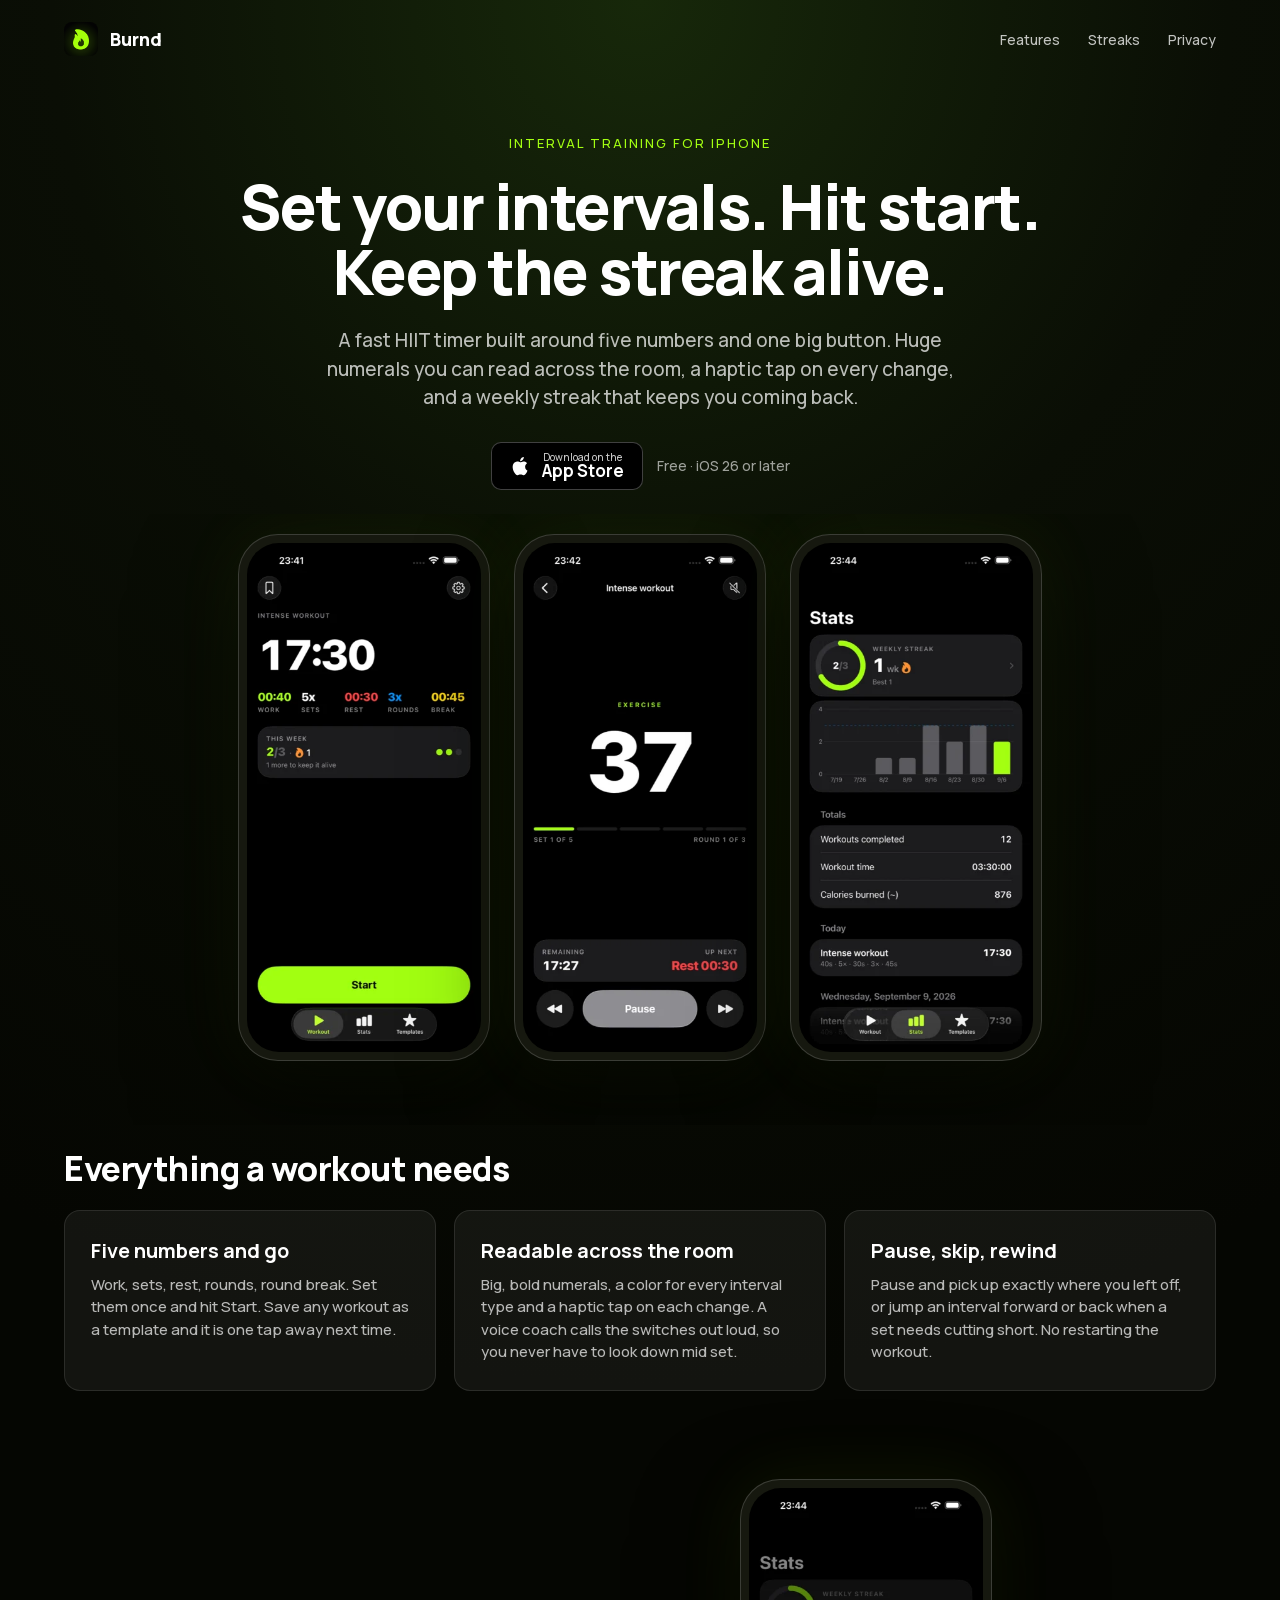
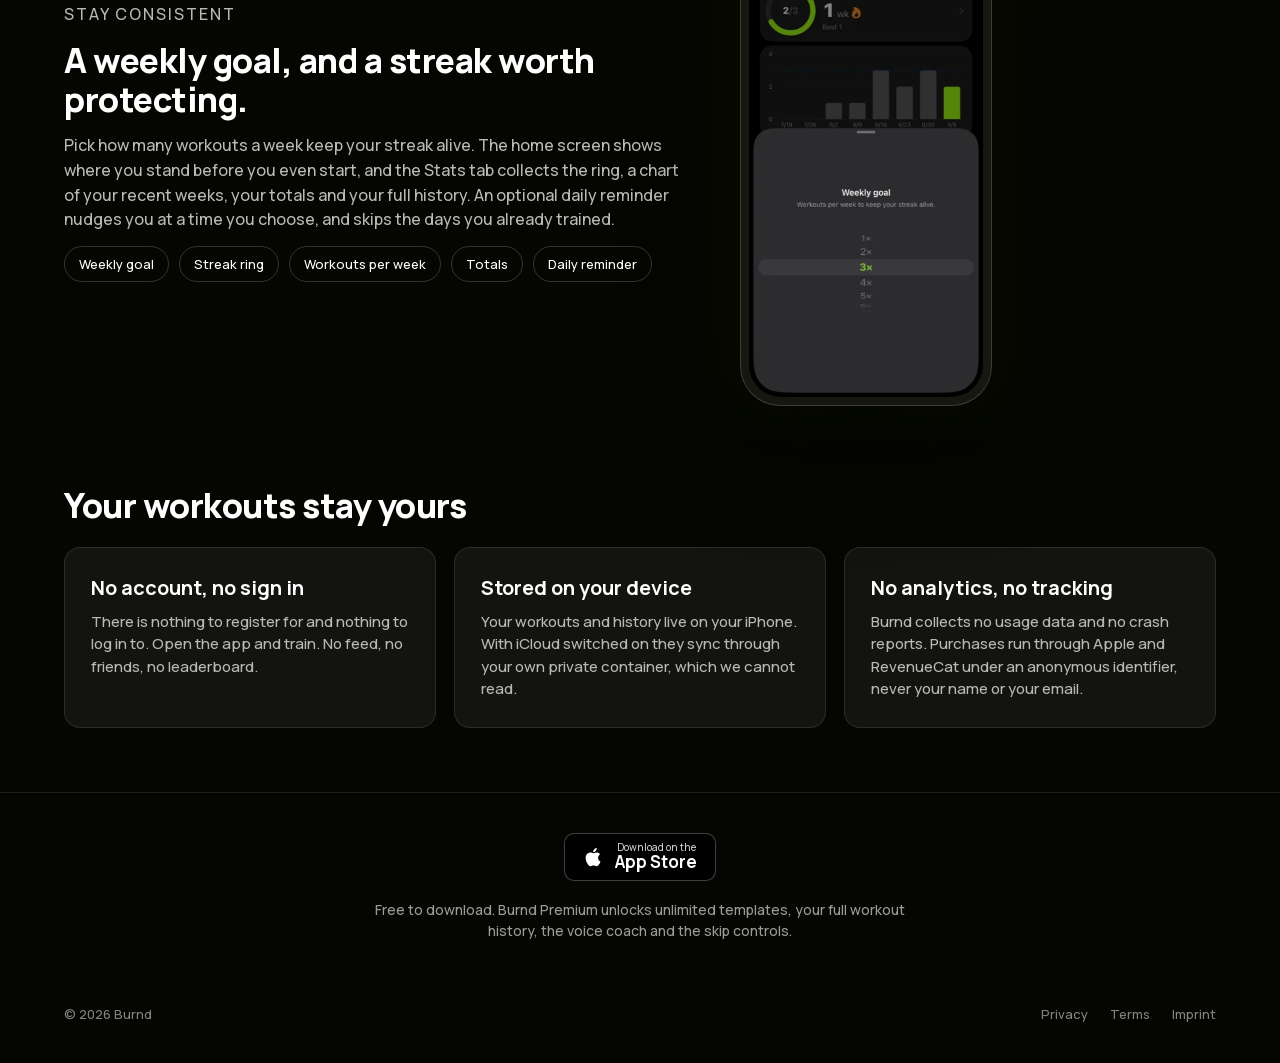
<file: index.html>
<!doctype html>
<html lang="en">
<head>
  <meta charset="utf-8">
  <meta name="viewport" content="width=device-width, initial-scale=1">
  <title>Burnd: the interval timer for iPhone</title>
  <meta name="description" content="A fast HIIT timer for iPhone built around five numbers and one big button. Huge numerals, haptics on every interval change, workout templates and a weekly streak that keeps you coming back.">
  <link rel="icon" type="image/png" href="assets/favicon.png?v=1">
  <link rel="apple-touch-icon" href="assets/icon.png?v=1">
  <link rel="preload" href="assets/manrope-latin.woff2" as="font" type="font/woff2" crossorigin>
  <!-- inlined from styles.css, run build.sh after editing it -->
  <style>
@font-face {
  font-family: Manrope;
  font-style: normal;
  font-weight: 500 800;
  font-display: swap;
  src: url(assets/manrope-latin.woff2) format('woff2');
}

:root {
  --accent: #a3ff12;
  --accent-hover: #6ebf00;
  --stage: radial-gradient(100% 52% at 50% 0%, #17280a 0%, #0a0e05 46%, #050602 100%);
  --ground: #050602;
  --card-bg: rgba(255, 255, 255, 0.06);
  --card-border: rgba(255, 255, 255, 0.1);
  --line: rgba(255, 255, 255, 0.1);
  --text: #fff;
  --text-soft: rgba(255, 255, 255, 0.72);
  --text-dim: rgba(255, 255, 255, 0.55);
  --text-faint: rgba(255, 255, 255, 0.5);
  --shadow: 0 40px 100px rgba(0, 0, 0, 0.6);
  --gutter: 64px;
}

* { box-sizing: border-box; }

html { scroll-behavior: smooth; }

body {
  margin: 0;
  font-family: Manrope, -apple-system, "Helvetica Neue", sans-serif;
  font-weight: 500;
  -webkit-font-smoothing: antialiased;
  color: var(--text);
  background: var(--ground);
}

a { color: var(--accent); text-decoration: none; }
a:hover { color: var(--accent-hover); }

h1, h2, h3, p { margin: 0; }

.stage {
  background: var(--stage);
  min-height: 100vh;
}

.wrap {
  max-width: 1280px;
  margin: 0 auto;
  padding-inline: var(--gutter);
}

.nav {
  display: flex;
  align-items: center;
  justify-content: space-between;
  padding-block: 22px;
}

.brand {
  display: flex;
  align-items: center;
  gap: 12px;
  color: var(--text);
  font-weight: 800;
  font-size: 18px;
}
.brand:hover { color: var(--text); }
.brand img { width: 34px; height: 34px; border-radius: 8px; }

.nav-links {
  display: flex;
  gap: 28px;
  font-size: 14px;
}
.nav-links a { color: rgba(255, 255, 255, 0.75); }
.nav-links a:hover { color: var(--text); }

.hero {
  display: flex;
  flex-direction: column;
  align-items: center;
  gap: 22px;
  padding-block: 56px 24px;
  text-align: center;
}

.eyebrow {
  font-size: 13px;
  letter-spacing: 2px;
  text-transform: uppercase;
  color: var(--accent);
}

.hero h1 {
  font-size: clamp(36px, 6vw, 62px);
  line-height: 1.05;
  font-weight: 800;
  letter-spacing: -1.5px;
  max-width: 900px;
}

.lead {
  font-size: 19px;
  line-height: 1.5;
  color: var(--text-soft);
  max-width: 640px;
}

.cta {
  display: flex;
  gap: 14px;
  align-items: center;
  flex-wrap: wrap;
  justify-content: center;
  margin-top: 8px;
}
.cta-note { font-size: 14px; color: rgba(255, 255, 255, 0.6); }

.store-badge {
  display: inline-flex;
  align-items: center;
  gap: 10px;
  height: 48px;
  padding: 0 18px;
  border-radius: 10px;
  background: #000;
  color: var(--text);
  border: 1px solid rgba(255, 255, 255, 0.25);
}
.store-badge:hover { color: var(--text); border-color: rgba(255, 255, 255, 0.5); }
.store-badge div { display: flex; flex-direction: column; line-height: 1.05; }
.store-badge small { font-size: 10px; opacity: 0.8; }
.store-badge strong { font-size: 17px; font-weight: 700; }

.phone {
  flex: 0 0 auto;
  width: 252px;
  padding: 8px;
  border-radius: 40px;
  background: #16180f;
  border: 1px solid rgba(255, 255, 255, 0.16);
  box-shadow: var(--shadow), 0 0 70px rgba(163, 255, 18, 0.07);
}
.phone img {
  display: block;
  width: 100%;
  height: auto;
  border-radius: 32px;
}

.shots {
  display: flex;
  justify-content: safe center;
  gap: 24px;
  overflow-x: auto;
  scroll-snap-type: x mandatory;
  padding-block: 20px 64px;
}
.shots .phone { scroll-snap-align: center; }

.section {
  display: flex;
  flex-direction: column;
  gap: 22px;
  padding-block: 24px 64px;
}
.section h2, .spotlight h2 {
  font-size: 34px;
  font-weight: 800;
  letter-spacing: -0.5px;
  line-height: 1.15;
}
.section-intro {
  font-size: 16px;
  line-height: 1.5;
  color: var(--text-soft);
  max-width: 720px;
}

.cards {
  display: grid;
  grid-template-columns: repeat(3, minmax(0, 1fr));
  gap: 18px;
}
.card {
  display: flex;
  flex-direction: column;
  gap: 10px;
  padding: 26px;
  border-radius: 16px;
  background: var(--card-bg);
  border: 1px solid var(--card-border);
}
.card h3 { font-size: 20px; font-weight: 700; }
.card p { font-size: 15px; line-height: 1.5; color: rgba(255, 255, 255, 0.7); }

.spotlight {
  display: flex;
  gap: 56px;
  align-items: center;
  padding-block: 24px 56px;
}
.spotlight-text {
  display: flex;
  flex-direction: column;
  gap: 14px;
  max-width: 620px;
}
.spotlight-text p { font-size: 16px; line-height: 1.55; color: var(--text-soft); }

.pills { display: flex; gap: 10px; flex-wrap: wrap; }
.pills span {
  padding: 8px 14px;
  border-radius: 999px;
  border: 1px solid rgba(255, 255, 255, 0.18);
  font-size: 13px;
}

.closing {
  display: flex;
  flex-direction: column;
  align-items: center;
  gap: 18px;
  padding-block: 40px 64px;
  text-align: center;
  border-top: 1px solid var(--line);
}
.closing .cta-note { max-width: 560px; line-height: 1.5; }

.footer {
  display: flex;
  justify-content: space-between;
  align-items: center;
  gap: 16px;
  flex-wrap: wrap;
  padding-bottom: 40px;
  font-size: 13px;
  color: var(--text-faint);
}
.footer nav { display: flex; gap: 22px; }
.footer a { color: var(--text-faint); }
.footer a:hover { color: var(--text); }

.legal {
  max-width: 680px;
  margin: 0 auto;
  padding-block: 40px 80px;
  font-size: 16px;
  line-height: 1.6;
  color: var(--text-soft);
}
.legal h1 { font-size: 38px; line-height: 1.1; letter-spacing: -1px; color: var(--text); margin-bottom: 8px; }
.legal h2 { font-size: 22px; font-weight: 700; color: var(--text); margin-top: 36px; margin-bottom: 8px; }
.legal p { margin-bottom: 14px; }
.legal ul { margin: 0 0 14px; padding-left: 22px; }
.legal li { margin-bottom: 6px; }
.legal .updated { font-size: 14px; color: var(--text-dim); }
.legal .back { display: inline-block; margin-top: 32px; }

@media (max-width: 900px) {
  :root { --gutter: 32px; }
  .cards { grid-template-columns: 1fr; }
  .spotlight { flex-direction: column; align-items: flex-start; gap: 32px; }
  .spotlight .phone { align-self: center; }
}

@media (max-width: 720px) {
  .nav-links { display: none; }
}

@media (max-width: 600px) {
  :root { --gutter: 20px; }
  .hero { padding-top: 32px; }
  .hero h1 { letter-spacing: -1px; }
  .lead { font-size: 17px; }
  .section h2, .spotlight h2 { font-size: 28px; }
  .phone { width: 228px; border-radius: 34px; }
  .phone img { border-radius: 27px; }
  .shots { gap: 16px; padding-bottom: 48px; }
}
  </style>
  <!-- end styles.css -->
</head>
<body>
<svg width="0" height="0" style="position:absolute" aria-hidden="true">
  <symbol id="apple" viewBox="0 0 24 24"><path fill="#fff" d="M16.5 12.6c0-2.4 2-3.6 2.1-3.7-1.2-1.7-3-1.9-3.6-1.9-1.5-.2-3 .9-3.8.9-.8 0-2-.9-3.3-.8-1.7 0-3.2 1-4.1 2.5-1.8 3.1-.5 7.6 1.3 10.1.8 1.2 1.8 2.6 3.1 2.5 1.3 0 1.7-.8 3.3-.8 1.5 0 2 .8 3.3.8 1.4 0 2.2-1.2 3-2.5.9-1.4 1.3-2.7 1.3-2.8 0 0-2.6-1-2.6-3.9zM14 5.3c.7-.8 1.1-2 1-3.1-1 0-2.2.7-2.9 1.5-.6.7-1.2 1.9-1 3 1.1.1 2.2-.6 2.9-1.4z"/></symbol>
</svg>

<div class="stage">
  <header class="wrap nav">
    <a class="brand" href="#"><img src="assets/icon.png?v=1" alt="" width="34" height="34">Burnd</a>
    <nav class="nav-links">
      <a href="#features">Features</a>
      <a href="#streaks">Streaks</a>
      <a href="#privacy">Privacy</a>
    </nav>
  </header>

  <main>
    <section class="wrap hero">
      <p class="eyebrow">Interval training for iPhone</p>
      <h1>Set your intervals. Hit start. Keep the streak alive.</h1>
      <p class="lead">A fast HIIT timer built around five numbers and one big button. Huge numerals you can read across the room, a haptic tap on every change, and a weekly streak that keeps you coming back.</p>
      <div class="cta">
        <!-- TODO before launch: replace this hand drawn badge with Apple's official "Download on the App Store" badge asset. -->
        <a class="store-badge" href="https://apps.apple.com/app/id1515030728">
          <svg width="22" height="22" aria-hidden="true"><use href="#apple"/></svg>
          <div><small>Download on the</small><strong>App Store</strong></div>
        </a>
        <span class="cta-note">Free · iOS 26 or later</span>
      </div>
    </section>

    <div class="wrap shots">
      <div class="phone"><img src="assets/shot-workout-552.webp"
             srcset="assets/shot-workout-372.webp 372w, assets/shot-workout-552.webp 552w"
             sizes="(max-width: 600px) 212px, 236px" alt="The Burnd home screen showing a workout built from work, sets, rest, rounds and break, with this week's streak progress" width="552" height="1200"></div>
      <div class="phone"><img src="assets/shot-timer-552.webp"
             srcset="assets/shot-timer-372.webp 372w, assets/shot-timer-552.webp 552w"
             sizes="(max-width: 600px) 212px, 236px" alt="A running workout in Burnd with a large countdown, the current set and round, and the interval coming up next" width="552" height="1200" loading="lazy"></div>
      <div class="phone"><img src="assets/shot-stats-552.webp"
             srcset="assets/shot-stats-372.webp 372w, assets/shot-stats-552.webp 552w"
             sizes="(max-width: 600px) 212px, 236px" alt="The Burnd stats tab with a weekly streak ring, a workouts per week chart, totals and workout history" width="552" height="1200" loading="lazy"></div>
    </div>

    <section id="features" class="wrap section">
      <h2>Everything a workout needs</h2>
      <div class="cards">
        <article class="card">
          <h3>Five numbers and go</h3>
          <p>Work, sets, rest, rounds, round break. Set them once and hit Start. Save any workout as a template and it is one tap away next time.</p>
        </article>
        <article class="card">
          <h3>Readable across the room</h3>
          <p>Big, bold numerals, a color for every interval type and a haptic tap on each change. A voice coach calls the switches out loud, so you never have to look down mid set.</p>
        </article>
        <article class="card">
          <h3>Pause, skip, rewind</h3>
          <p>Pause and pick up exactly where you left off, or jump an interval forward or back when a set needs cutting short. No restarting the workout.</p>
        </article>
      </div>
    </section>

    <section id="streaks" class="wrap spotlight">
      <div class="spotlight-text">
        <p class="eyebrow">Stay consistent</p>
        <h2>A weekly goal, and a streak worth protecting.</h2>
        <p>Pick how many workouts a week keep your streak alive. The home screen shows where you stand before you even start, and the Stats tab collects the ring, a chart of your recent weeks, your totals and your full history. An optional daily reminder nudges you at a time you choose, and skips the days you already trained.</p>
        <div class="pills"><span>Weekly goal</span><span>Streak ring</span><span>Workouts per week</span><span>Totals</span><span>Daily reminder</span></div>
      </div>
      <div class="phone"><img src="assets/shot-goal-552.webp"
             srcset="assets/shot-goal-372.webp 372w, assets/shot-goal-552.webp 552w"
             sizes="(max-width: 600px) 212px, 236px" alt="Choosing a weekly goal of three workouts in Burnd" width="552" height="1200" loading="lazy"></div>
    </section>

    <section id="privacy" class="wrap section">
      <h2>Your workouts stay yours</h2>
      <div class="cards">
        <article class="card">
          <h3>No account, no sign in</h3>
          <p>There is nothing to register for and nothing to log in to. Open the app and train. No feed, no friends, no leaderboard.</p>
        </article>
        <article class="card">
          <h3>Stored on your device</h3>
          <p>Your workouts and history live on your iPhone. With iCloud switched on they sync through your own private container, which we cannot read.</p>
        </article>
        <article class="card">
          <h3>No analytics, no tracking</h3>
          <p>Burnd collects no usage data and no crash reports. Purchases run through Apple and RevenueCat under an anonymous identifier, never your name or your email.</p>
        </article>
      </div>
    </section>

    <section class="wrap closing">
      <!-- TODO before launch: replace this hand drawn badge with Apple's official "Download on the App Store" badge asset. -->
      <a class="store-badge" href="https://apps.apple.com/app/id1515030728">
        <svg width="22" height="22" aria-hidden="true"><use href="#apple"/></svg>
        <div><small>Download on the</small><strong>App Store</strong></div>
      </a>
      <span class="cta-note">Free to download. Burnd Premium unlocks unlimited templates, your full workout history, the voice coach and the skip controls.</span>
    </section>
  </main>

  <footer class="wrap footer">
    <span>© 2026 Burnd</span>
    <nav>
      <a href="privacy.html">Privacy</a>
      <a href="terms.html">Terms</a>
      <a href="imprint.html">Imprint</a>
    </nav>
  </footer>
</div>
</body>
</html>
</file>
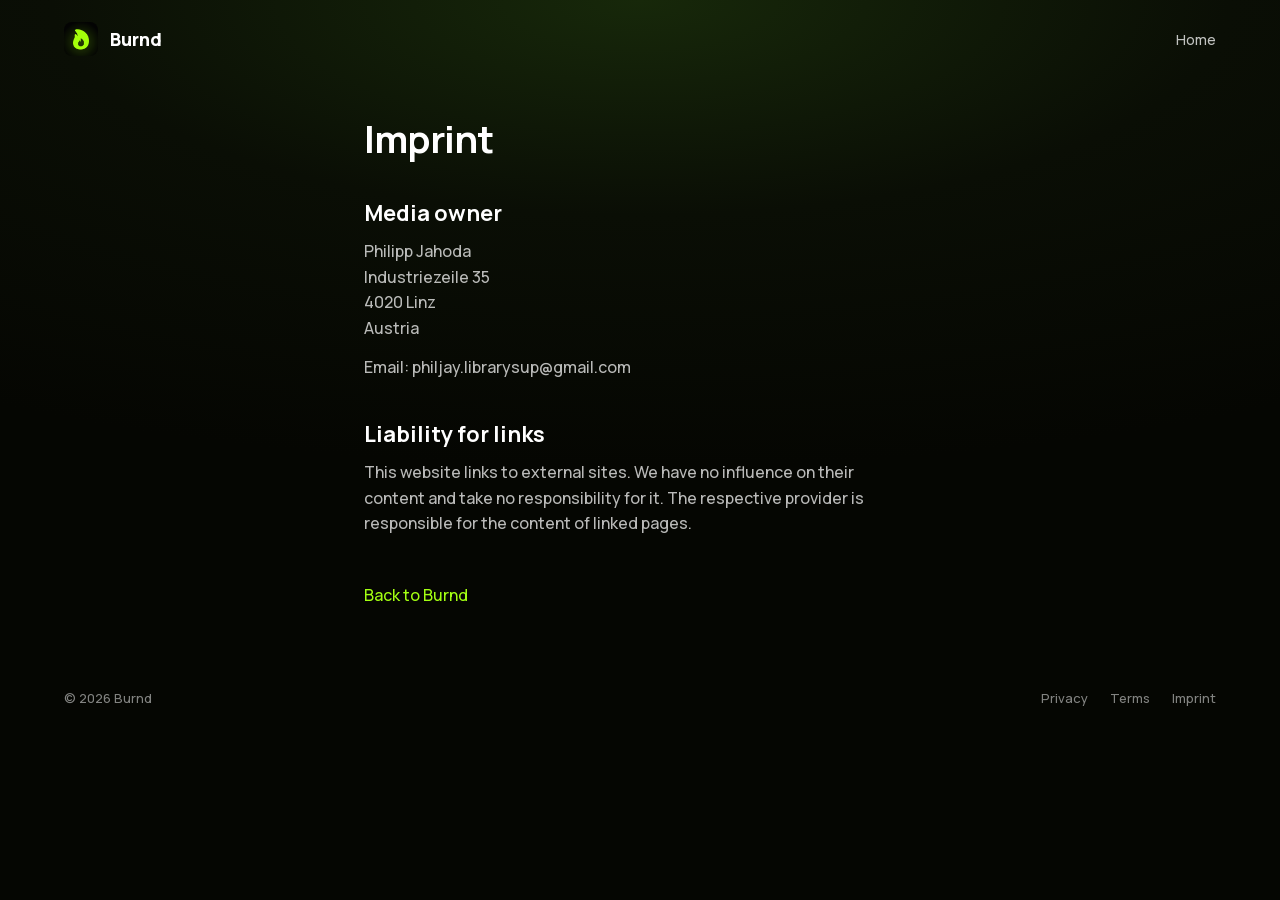
<file: imprint.html>
<!doctype html>
<html lang="en">
<head>
  <meta charset="utf-8">
  <meta name="viewport" content="width=device-width, initial-scale=1">
  <title>Imprint · Burnd</title>
  <meta name="robots" content="noindex">
  <link rel="icon" type="image/png" href="assets/favicon.png">
  <link rel="preload" href="assets/manrope-latin.woff2" as="font" type="font/woff2" crossorigin>
  <!-- inlined from styles.css, run build.sh after editing it -->
  <style>
@font-face {
  font-family: Manrope;
  font-style: normal;
  font-weight: 500 800;
  font-display: swap;
  src: url(assets/manrope-latin.woff2) format('woff2');
}

:root {
  --accent: #a3ff12;
  --accent-hover: #6ebf00;
  --stage: radial-gradient(100% 52% at 50% 0%, #17280a 0%, #0a0e05 46%, #050602 100%);
  --ground: #050602;
  --card-bg: rgba(255, 255, 255, 0.06);
  --card-border: rgba(255, 255, 255, 0.1);
  --line: rgba(255, 255, 255, 0.1);
  --text: #fff;
  --text-soft: rgba(255, 255, 255, 0.72);
  --text-dim: rgba(255, 255, 255, 0.55);
  --text-faint: rgba(255, 255, 255, 0.5);
  --shadow: 0 40px 100px rgba(0, 0, 0, 0.6);
  --gutter: 64px;
}

* { box-sizing: border-box; }

html { scroll-behavior: smooth; }

body {
  margin: 0;
  font-family: Manrope, -apple-system, "Helvetica Neue", sans-serif;
  font-weight: 500;
  -webkit-font-smoothing: antialiased;
  color: var(--text);
  background: var(--ground);
}

a { color: var(--accent); text-decoration: none; }
a:hover { color: var(--accent-hover); }

h1, h2, h3, p { margin: 0; }

.stage {
  background: var(--stage);
  min-height: 100vh;
}

.wrap {
  max-width: 1280px;
  margin: 0 auto;
  padding-inline: var(--gutter);
}

.nav {
  display: flex;
  align-items: center;
  justify-content: space-between;
  padding-block: 22px;
}

.brand {
  display: flex;
  align-items: center;
  gap: 12px;
  color: var(--text);
  font-weight: 800;
  font-size: 18px;
}
.brand:hover { color: var(--text); }
.brand img { width: 34px; height: 34px; border-radius: 8px; }

.nav-links {
  display: flex;
  gap: 28px;
  font-size: 14px;
}
.nav-links a { color: rgba(255, 255, 255, 0.75); }
.nav-links a:hover { color: var(--text); }

.hero {
  display: flex;
  flex-direction: column;
  align-items: center;
  gap: 22px;
  padding-block: 56px 24px;
  text-align: center;
}

.eyebrow {
  font-size: 13px;
  letter-spacing: 2px;
  text-transform: uppercase;
  color: var(--accent);
}

.hero h1 {
  font-size: clamp(36px, 6vw, 62px);
  line-height: 1.05;
  font-weight: 800;
  letter-spacing: -1.5px;
  max-width: 900px;
}

.lead {
  font-size: 19px;
  line-height: 1.5;
  color: var(--text-soft);
  max-width: 640px;
}

.cta {
  display: flex;
  gap: 14px;
  align-items: center;
  flex-wrap: wrap;
  justify-content: center;
  margin-top: 8px;
}
.cta-note { font-size: 14px; color: rgba(255, 255, 255, 0.6); }

.store-badge {
  display: inline-flex;
  align-items: center;
  gap: 10px;
  height: 48px;
  padding: 0 18px;
  border-radius: 10px;
  background: #000;
  color: var(--text);
  border: 1px solid rgba(255, 255, 255, 0.25);
}
.store-badge:hover { color: var(--text); border-color: rgba(255, 255, 255, 0.5); }
.store-badge div { display: flex; flex-direction: column; line-height: 1.05; }
.store-badge small { font-size: 10px; opacity: 0.8; }
.store-badge strong { font-size: 17px; font-weight: 700; }

.phone {
  flex: 0 0 auto;
  width: 252px;
  padding: 8px;
  border-radius: 40px;
  background: #16180f;
  border: 1px solid rgba(255, 255, 255, 0.16);
  box-shadow: var(--shadow), 0 0 70px rgba(163, 255, 18, 0.07);
}
.phone img {
  display: block;
  width: 100%;
  height: auto;
  border-radius: 32px;
}

.shots {
  display: flex;
  justify-content: safe center;
  gap: 24px;
  overflow-x: auto;
  scroll-snap-type: x mandatory;
  padding-block: 20px 64px;
}
.shots .phone { scroll-snap-align: center; }

.section {
  display: flex;
  flex-direction: column;
  gap: 22px;
  padding-block: 24px 64px;
}
.section h2, .spotlight h2 {
  font-size: 34px;
  font-weight: 800;
  letter-spacing: -0.5px;
  line-height: 1.15;
}
.section-intro {
  font-size: 16px;
  line-height: 1.5;
  color: var(--text-soft);
  max-width: 720px;
}

.cards {
  display: grid;
  grid-template-columns: repeat(3, minmax(0, 1fr));
  gap: 18px;
}
.card {
  display: flex;
  flex-direction: column;
  gap: 10px;
  padding: 26px;
  border-radius: 16px;
  background: var(--card-bg);
  border: 1px solid var(--card-border);
}
.card h3 { font-size: 20px; font-weight: 700; }
.card p { font-size: 15px; line-height: 1.5; color: rgba(255, 255, 255, 0.7); }

.spotlight {
  display: flex;
  gap: 56px;
  align-items: center;
  padding-block: 24px 56px;
}
.spotlight-text {
  display: flex;
  flex-direction: column;
  gap: 14px;
  max-width: 620px;
}
.spotlight-text p { font-size: 16px; line-height: 1.55; color: var(--text-soft); }

.pills { display: flex; gap: 10px; flex-wrap: wrap; }
.pills span {
  padding: 8px 14px;
  border-radius: 999px;
  border: 1px solid rgba(255, 255, 255, 0.18);
  font-size: 13px;
}

.closing {
  display: flex;
  flex-direction: column;
  align-items: center;
  gap: 18px;
  padding-block: 40px 64px;
  text-align: center;
  border-top: 1px solid var(--line);
}
.closing .cta-note { max-width: 560px; line-height: 1.5; }

.footer {
  display: flex;
  justify-content: space-between;
  align-items: center;
  gap: 16px;
  flex-wrap: wrap;
  padding-bottom: 40px;
  font-size: 13px;
  color: var(--text-faint);
}
.footer nav { display: flex; gap: 22px; }
.footer a { color: var(--text-faint); }
.footer a:hover { color: var(--text); }

.legal {
  max-width: 680px;
  margin: 0 auto;
  padding-block: 40px 80px;
  font-size: 16px;
  line-height: 1.6;
  color: var(--text-soft);
}
.legal h1 { font-size: 38px; line-height: 1.1; letter-spacing: -1px; color: var(--text); margin-bottom: 8px; }
.legal h2 { font-size: 22px; font-weight: 700; color: var(--text); margin-top: 36px; margin-bottom: 8px; }
.legal p { margin-bottom: 14px; }
.legal ul { margin: 0 0 14px; padding-left: 22px; }
.legal li { margin-bottom: 6px; }
.legal .updated { font-size: 14px; color: var(--text-dim); }
.legal .back { display: inline-block; margin-top: 32px; }

@media (max-width: 900px) {
  :root { --gutter: 32px; }
  .cards { grid-template-columns: 1fr; }
  .spotlight { flex-direction: column; align-items: flex-start; gap: 32px; }
  .spotlight .phone { align-self: center; }
}

@media (max-width: 720px) {
  .nav-links { display: none; }
}

@media (max-width: 600px) {
  :root { --gutter: 20px; }
  .hero { padding-top: 32px; }
  .hero h1 { letter-spacing: -1px; }
  .lead { font-size: 17px; }
  .section h2, .spotlight h2 { font-size: 28px; }
  .phone { width: 228px; border-radius: 34px; }
  .phone img { border-radius: 27px; }
  .shots { gap: 16px; padding-bottom: 48px; }
}
  </style>
  <!-- end styles.css -->
</head>
<body>
<div class="stage">
  <header class="wrap nav">
    <a class="brand" href="index.html"><img src="assets/icon.png" alt="" width="34" height="34">Burnd</a>
    <nav class="nav-links">
      <a href="index.html">Home</a>
    </nav>
  </header>

  <main class="wrap legal">
    <h1>Imprint</h1>

    <h2>Media owner</h2>
    <p>Philipp Jahoda<br>Industriezeile 35<br>4020 Linz<br>Austria</p>
    <p>Email: philjay.librarysup@gmail.com</p>

    <h2>Liability for links</h2>
    <p>This website links to external sites. We have no influence on their content and take no responsibility for it. The respective provider is responsible for the content of linked pages.</p>

    <a class="back" href="index.html">Back to Burnd</a>
  </main>

  <footer class="wrap footer">
    <span>© 2026 Burnd</span>
    <nav>
      <a href="privacy.html">Privacy</a>
      <a href="terms.html">Terms</a>
      <a href="imprint.html">Imprint</a>
    </nav>
  </footer>
</div>
</body>
</html>
</file>
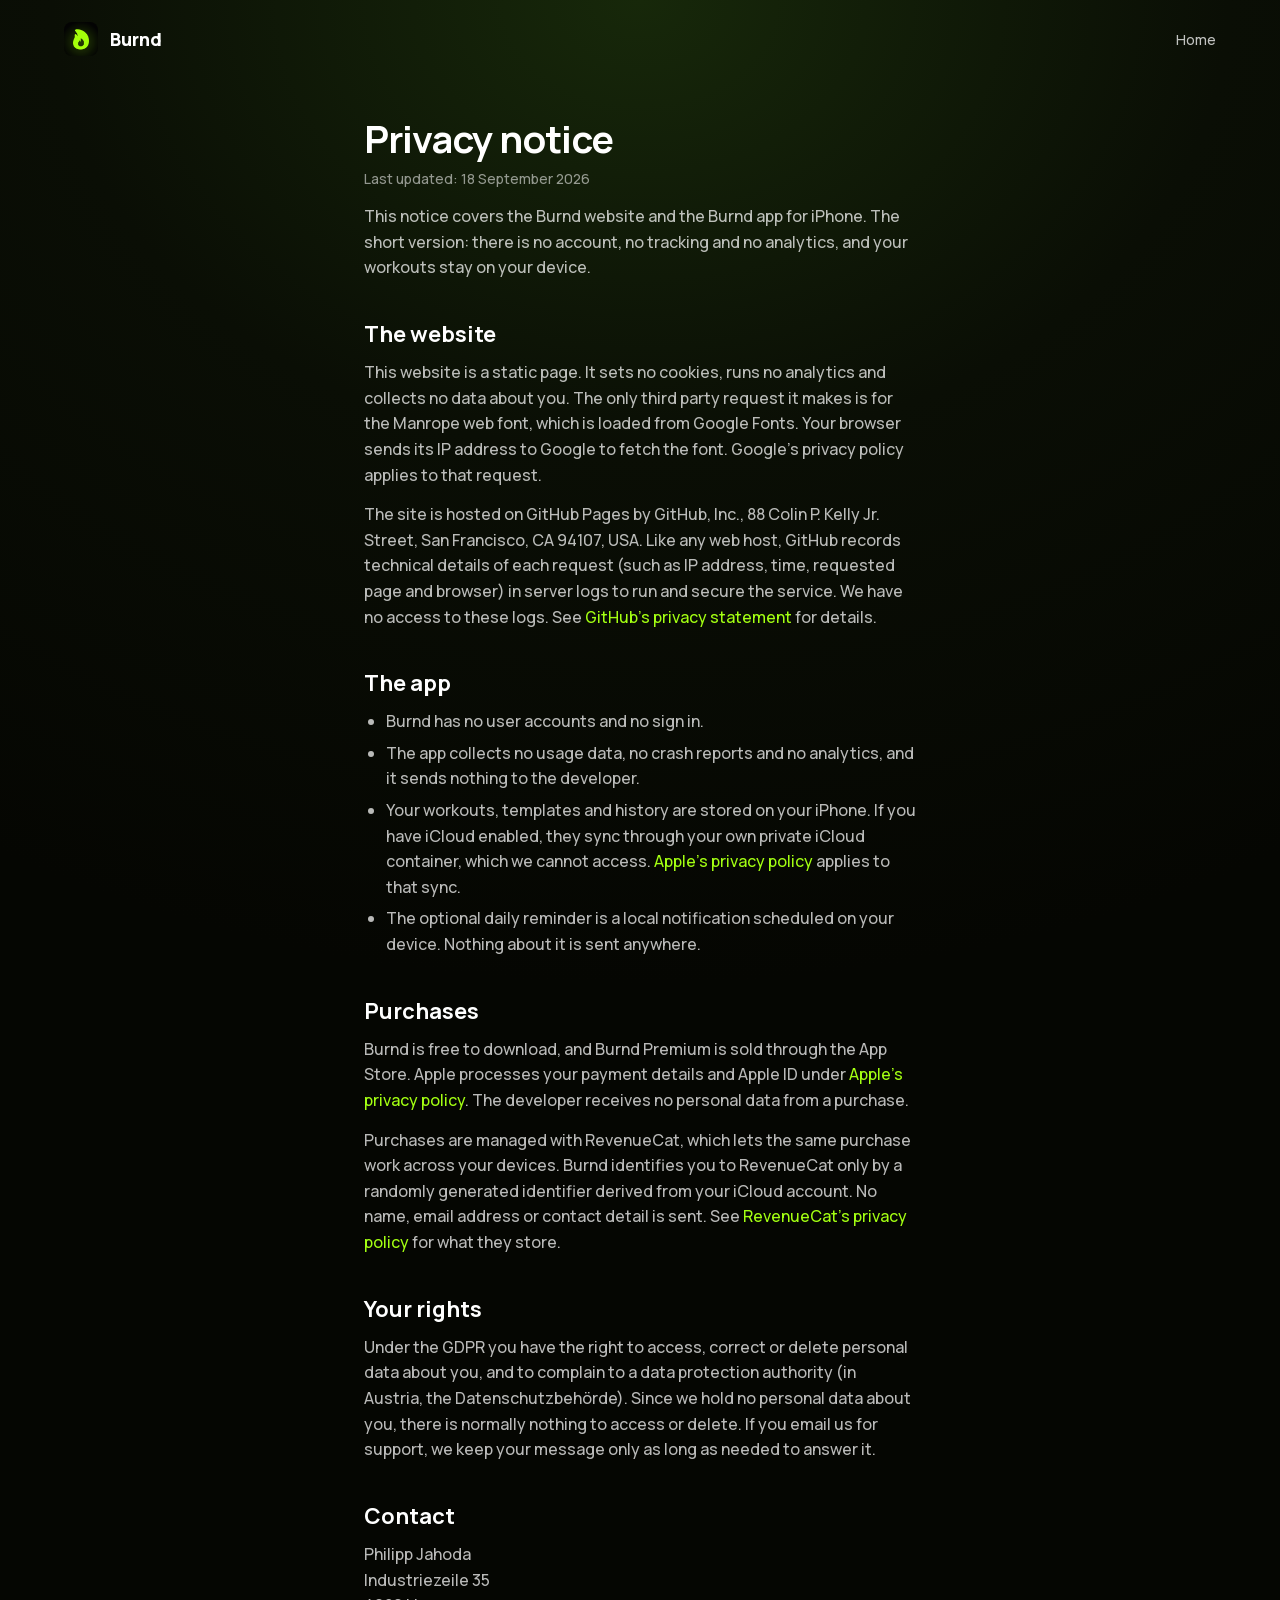
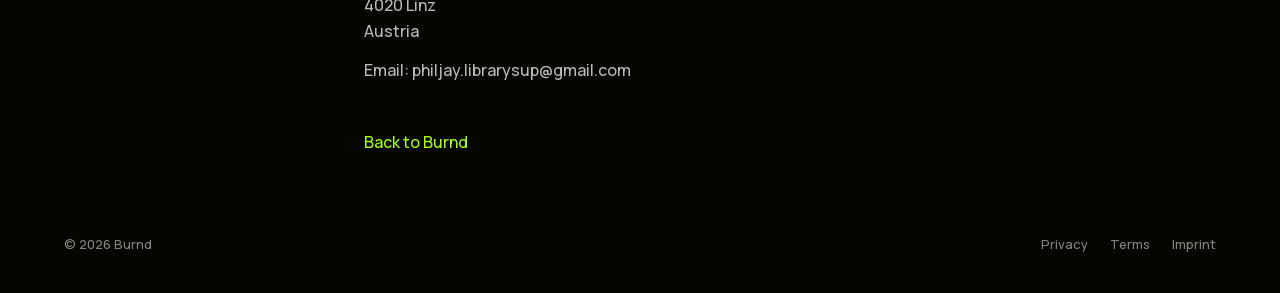
<file: privacy.html>
<!doctype html>
<html lang="en">
<head>
  <meta charset="utf-8">
  <meta name="viewport" content="width=device-width, initial-scale=1">
  <title>Privacy notice · Burnd</title>
  <meta name="robots" content="noindex">
  <link rel="icon" type="image/png" href="assets/favicon.png">
  <link rel="preload" href="assets/manrope-latin.woff2" as="font" type="font/woff2" crossorigin>
  <!-- inlined from styles.css, run build.sh after editing it -->
  <style>
@font-face {
  font-family: Manrope;
  font-style: normal;
  font-weight: 500 800;
  font-display: swap;
  src: url(assets/manrope-latin.woff2) format('woff2');
}

:root {
  --accent: #a3ff12;
  --accent-hover: #6ebf00;
  --stage: radial-gradient(100% 52% at 50% 0%, #17280a 0%, #0a0e05 46%, #050602 100%);
  --ground: #050602;
  --card-bg: rgba(255, 255, 255, 0.06);
  --card-border: rgba(255, 255, 255, 0.1);
  --line: rgba(255, 255, 255, 0.1);
  --text: #fff;
  --text-soft: rgba(255, 255, 255, 0.72);
  --text-dim: rgba(255, 255, 255, 0.55);
  --text-faint: rgba(255, 255, 255, 0.5);
  --shadow: 0 40px 100px rgba(0, 0, 0, 0.6);
  --gutter: 64px;
}

* { box-sizing: border-box; }

html { scroll-behavior: smooth; }

body {
  margin: 0;
  font-family: Manrope, -apple-system, "Helvetica Neue", sans-serif;
  font-weight: 500;
  -webkit-font-smoothing: antialiased;
  color: var(--text);
  background: var(--ground);
}

a { color: var(--accent); text-decoration: none; }
a:hover { color: var(--accent-hover); }

h1, h2, h3, p { margin: 0; }

.stage {
  background: var(--stage);
  min-height: 100vh;
}

.wrap {
  max-width: 1280px;
  margin: 0 auto;
  padding-inline: var(--gutter);
}

.nav {
  display: flex;
  align-items: center;
  justify-content: space-between;
  padding-block: 22px;
}

.brand {
  display: flex;
  align-items: center;
  gap: 12px;
  color: var(--text);
  font-weight: 800;
  font-size: 18px;
}
.brand:hover { color: var(--text); }
.brand img { width: 34px; height: 34px; border-radius: 8px; }

.nav-links {
  display: flex;
  gap: 28px;
  font-size: 14px;
}
.nav-links a { color: rgba(255, 255, 255, 0.75); }
.nav-links a:hover { color: var(--text); }

.hero {
  display: flex;
  flex-direction: column;
  align-items: center;
  gap: 22px;
  padding-block: 56px 24px;
  text-align: center;
}

.eyebrow {
  font-size: 13px;
  letter-spacing: 2px;
  text-transform: uppercase;
  color: var(--accent);
}

.hero h1 {
  font-size: clamp(36px, 6vw, 62px);
  line-height: 1.05;
  font-weight: 800;
  letter-spacing: -1.5px;
  max-width: 900px;
}

.lead {
  font-size: 19px;
  line-height: 1.5;
  color: var(--text-soft);
  max-width: 640px;
}

.cta {
  display: flex;
  gap: 14px;
  align-items: center;
  flex-wrap: wrap;
  justify-content: center;
  margin-top: 8px;
}
.cta-note { font-size: 14px; color: rgba(255, 255, 255, 0.6); }

.store-badge {
  display: inline-flex;
  align-items: center;
  gap: 10px;
  height: 48px;
  padding: 0 18px;
  border-radius: 10px;
  background: #000;
  color: var(--text);
  border: 1px solid rgba(255, 255, 255, 0.25);
}
.store-badge:hover { color: var(--text); border-color: rgba(255, 255, 255, 0.5); }
.store-badge div { display: flex; flex-direction: column; line-height: 1.05; }
.store-badge small { font-size: 10px; opacity: 0.8; }
.store-badge strong { font-size: 17px; font-weight: 700; }

.phone {
  flex: 0 0 auto;
  width: 252px;
  padding: 8px;
  border-radius: 40px;
  background: #16180f;
  border: 1px solid rgba(255, 255, 255, 0.16);
  box-shadow: var(--shadow), 0 0 70px rgba(163, 255, 18, 0.07);
}
.phone img {
  display: block;
  width: 100%;
  height: auto;
  border-radius: 32px;
}

.shots {
  display: flex;
  justify-content: safe center;
  gap: 24px;
  overflow-x: auto;
  scroll-snap-type: x mandatory;
  padding-block: 20px 64px;
}
.shots .phone { scroll-snap-align: center; }

.section {
  display: flex;
  flex-direction: column;
  gap: 22px;
  padding-block: 24px 64px;
}
.section h2, .spotlight h2 {
  font-size: 34px;
  font-weight: 800;
  letter-spacing: -0.5px;
  line-height: 1.15;
}
.section-intro {
  font-size: 16px;
  line-height: 1.5;
  color: var(--text-soft);
  max-width: 720px;
}

.cards {
  display: grid;
  grid-template-columns: repeat(3, minmax(0, 1fr));
  gap: 18px;
}
.card {
  display: flex;
  flex-direction: column;
  gap: 10px;
  padding: 26px;
  border-radius: 16px;
  background: var(--card-bg);
  border: 1px solid var(--card-border);
}
.card h3 { font-size: 20px; font-weight: 700; }
.card p { font-size: 15px; line-height: 1.5; color: rgba(255, 255, 255, 0.7); }

.spotlight {
  display: flex;
  gap: 56px;
  align-items: center;
  padding-block: 24px 56px;
}
.spotlight-text {
  display: flex;
  flex-direction: column;
  gap: 14px;
  max-width: 620px;
}
.spotlight-text p { font-size: 16px; line-height: 1.55; color: var(--text-soft); }

.pills { display: flex; gap: 10px; flex-wrap: wrap; }
.pills span {
  padding: 8px 14px;
  border-radius: 999px;
  border: 1px solid rgba(255, 255, 255, 0.18);
  font-size: 13px;
}

.closing {
  display: flex;
  flex-direction: column;
  align-items: center;
  gap: 18px;
  padding-block: 40px 64px;
  text-align: center;
  border-top: 1px solid var(--line);
}
.closing .cta-note { max-width: 560px; line-height: 1.5; }

.footer {
  display: flex;
  justify-content: space-between;
  align-items: center;
  gap: 16px;
  flex-wrap: wrap;
  padding-bottom: 40px;
  font-size: 13px;
  color: var(--text-faint);
}
.footer nav { display: flex; gap: 22px; }
.footer a { color: var(--text-faint); }
.footer a:hover { color: var(--text); }

.legal {
  max-width: 680px;
  margin: 0 auto;
  padding-block: 40px 80px;
  font-size: 16px;
  line-height: 1.6;
  color: var(--text-soft);
}
.legal h1 { font-size: 38px; line-height: 1.1; letter-spacing: -1px; color: var(--text); margin-bottom: 8px; }
.legal h2 { font-size: 22px; font-weight: 700; color: var(--text); margin-top: 36px; margin-bottom: 8px; }
.legal p { margin-bottom: 14px; }
.legal ul { margin: 0 0 14px; padding-left: 22px; }
.legal li { margin-bottom: 6px; }
.legal .updated { font-size: 14px; color: var(--text-dim); }
.legal .back { display: inline-block; margin-top: 32px; }

@media (max-width: 900px) {
  :root { --gutter: 32px; }
  .cards { grid-template-columns: 1fr; }
  .spotlight { flex-direction: column; align-items: flex-start; gap: 32px; }
  .spotlight .phone { align-self: center; }
}

@media (max-width: 720px) {
  .nav-links { display: none; }
}

@media (max-width: 600px) {
  :root { --gutter: 20px; }
  .hero { padding-top: 32px; }
  .hero h1 { letter-spacing: -1px; }
  .lead { font-size: 17px; }
  .section h2, .spotlight h2 { font-size: 28px; }
  .phone { width: 228px; border-radius: 34px; }
  .phone img { border-radius: 27px; }
  .shots { gap: 16px; padding-bottom: 48px; }
}
  </style>
  <!-- end styles.css -->
</head>
<body>
<div class="stage">
  <header class="wrap nav">
    <a class="brand" href="index.html"><img src="assets/icon.png" alt="" width="34" height="34">Burnd</a>
    <nav class="nav-links">
      <a href="index.html">Home</a>
    </nav>
  </header>

  <main class="wrap legal">
    <h1>Privacy notice</h1>
    <p class="updated">Last updated: 18 September 2026</p>

    <p>This notice covers the Burnd website and the Burnd app for iPhone. The short version: there is no account, no tracking and no analytics, and your workouts stay on your device.</p>

    <h2>The website</h2>
    <p>This website is a static page. It sets no cookies, runs no analytics and collects no data about you. The only third party request it makes is for the Manrope web font, which is loaded from Google Fonts. Your browser sends its IP address to Google to fetch the font. Google's privacy policy applies to that request.</p>
    <p>The site is hosted on GitHub Pages by GitHub, Inc., 88 Colin P. Kelly Jr. Street, San Francisco, CA 94107, USA. Like any web host, GitHub records technical details of each request (such as IP address, time, requested page and browser) in server logs to run and secure the service. We have no access to these logs. See <a href="https://docs.github.com/en/site-policy/privacy-policies/github-general-privacy-statement">GitHub's privacy statement</a> for details.</p>

    <h2>The app</h2>
    <ul>
      <li>Burnd has no user accounts and no sign in.</li>
      <li>The app collects no usage data, no crash reports and no analytics, and it sends nothing to the developer.</li>
      <li>Your workouts, templates and history are stored on your iPhone. If you have iCloud enabled, they sync through your own private iCloud container, which we cannot access. <a href="https://www.apple.com/legal/privacy/">Apple's privacy policy</a> applies to that sync.</li>
      <li>The optional daily reminder is a local notification scheduled on your device. Nothing about it is sent anywhere.</li>
    </ul>

    <h2>Purchases</h2>
    <p>Burnd is free to download, and Burnd Premium is sold through the App Store. Apple processes your payment details and Apple ID under <a href="https://www.apple.com/legal/privacy/">Apple's privacy policy</a>. The developer receives no personal data from a purchase.</p>
    <p>Purchases are managed with RevenueCat, which lets the same purchase work across your devices. Burnd identifies you to RevenueCat only by a randomly generated identifier derived from your iCloud account. No name, email address or contact detail is sent. See <a href="https://www.revenuecat.com/privacy">RevenueCat's privacy policy</a> for what they store.</p>

    <h2>Your rights</h2>
    <p>Under the GDPR you have the right to access, correct or delete personal data about you, and to complain to a data protection authority (in Austria, the Datenschutzbehörde). Since we hold no personal data about you, there is normally nothing to access or delete. If you email us for support, we keep your message only as long as needed to answer it.</p>

    <h2>Contact</h2>
    <p>Philipp Jahoda<br>Industriezeile 35<br>4020 Linz<br>Austria</p>
    <p>Email: philjay.librarysup@gmail.com</p>

    <a class="back" href="index.html">Back to Burnd</a>
  </main>

  <footer class="wrap footer">
    <span>© 2026 Burnd</span>
    <nav>
      <a href="privacy.html">Privacy</a>
      <a href="terms.html">Terms</a>
      <a href="imprint.html">Imprint</a>
    </nav>
  </footer>
</div>
</body>
</html>
</file>
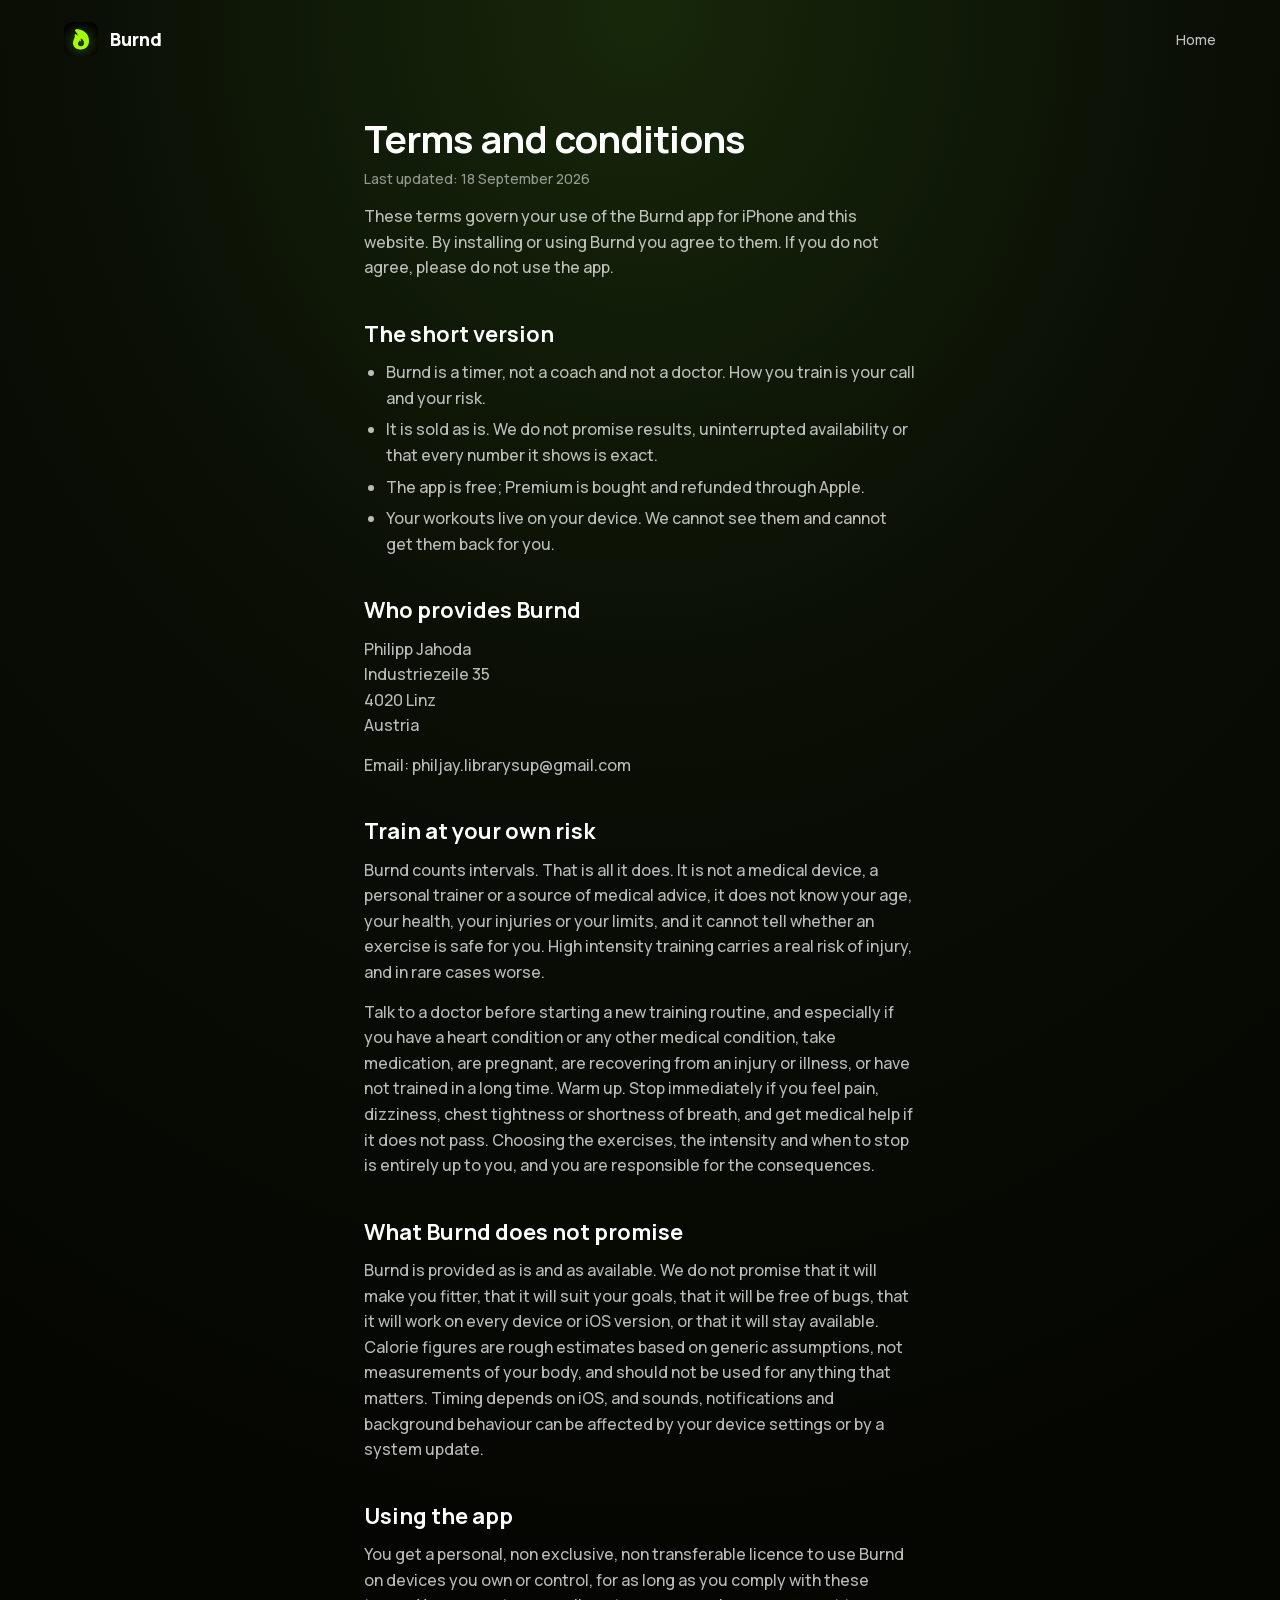
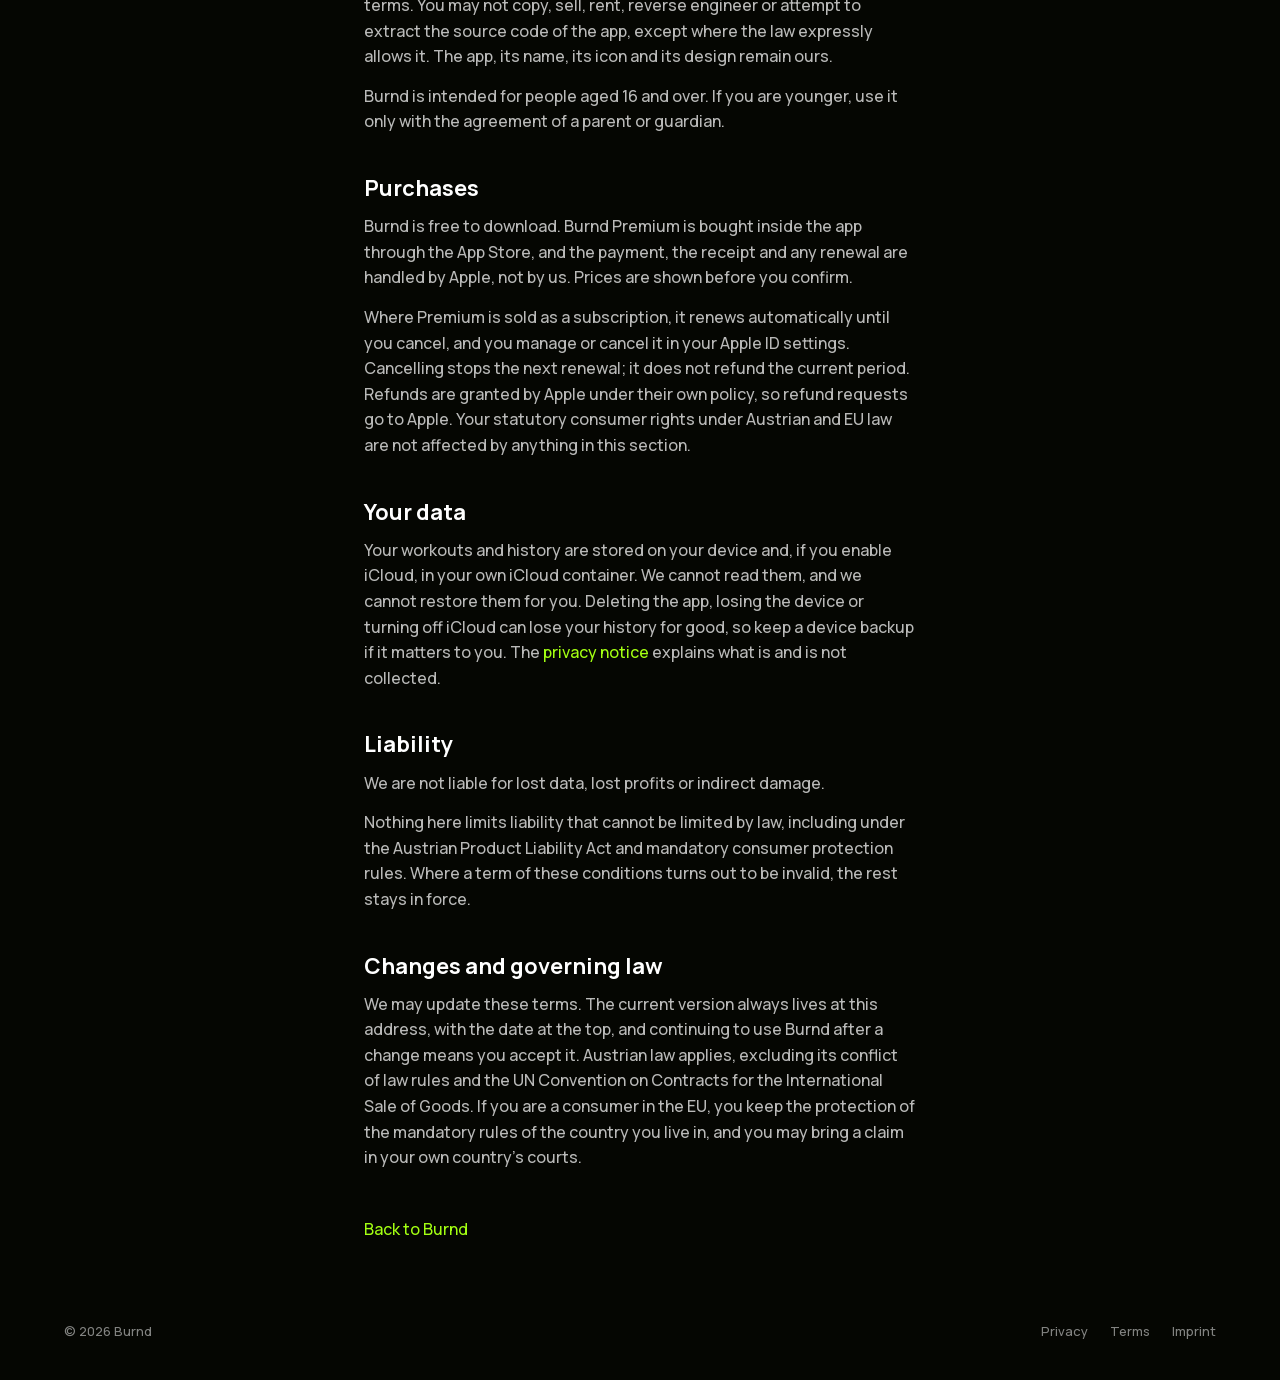
<file: terms.html>
<!doctype html>
<html lang="en">
<head>
  <meta charset="utf-8">
  <meta name="viewport" content="width=device-width, initial-scale=1">
  <title>Terms · Burnd</title>
  <meta name="robots" content="noindex">
  <link rel="icon" type="image/png" href="assets/favicon.png">
  <link rel="preload" href="assets/manrope-latin.woff2" as="font" type="font/woff2" crossorigin>
  <!-- inlined from styles.css, run build.sh after editing it -->
  <style>
@font-face {
  font-family: Manrope;
  font-style: normal;
  font-weight: 500 800;
  font-display: swap;
  src: url(assets/manrope-latin.woff2) format('woff2');
}

:root {
  --accent: #a3ff12;
  --accent-hover: #6ebf00;
  --stage: radial-gradient(100% 52% at 50% 0%, #17280a 0%, #0a0e05 46%, #050602 100%);
  --ground: #050602;
  --card-bg: rgba(255, 255, 255, 0.06);
  --card-border: rgba(255, 255, 255, 0.1);
  --line: rgba(255, 255, 255, 0.1);
  --text: #fff;
  --text-soft: rgba(255, 255, 255, 0.72);
  --text-dim: rgba(255, 255, 255, 0.55);
  --text-faint: rgba(255, 255, 255, 0.5);
  --shadow: 0 40px 100px rgba(0, 0, 0, 0.6);
  --gutter: 64px;
}

* { box-sizing: border-box; }

html { scroll-behavior: smooth; }

body {
  margin: 0;
  font-family: Manrope, -apple-system, "Helvetica Neue", sans-serif;
  font-weight: 500;
  -webkit-font-smoothing: antialiased;
  color: var(--text);
  background: var(--ground);
}

a { color: var(--accent); text-decoration: none; }
a:hover { color: var(--accent-hover); }

h1, h2, h3, p { margin: 0; }

.stage {
  background: var(--stage);
  min-height: 100vh;
}

.wrap {
  max-width: 1280px;
  margin: 0 auto;
  padding-inline: var(--gutter);
}

.nav {
  display: flex;
  align-items: center;
  justify-content: space-between;
  padding-block: 22px;
}

.brand {
  display: flex;
  align-items: center;
  gap: 12px;
  color: var(--text);
  font-weight: 800;
  font-size: 18px;
}
.brand:hover { color: var(--text); }
.brand img { width: 34px; height: 34px; border-radius: 8px; }

.nav-links {
  display: flex;
  gap: 28px;
  font-size: 14px;
}
.nav-links a { color: rgba(255, 255, 255, 0.75); }
.nav-links a:hover { color: var(--text); }

.hero {
  display: flex;
  flex-direction: column;
  align-items: center;
  gap: 22px;
  padding-block: 56px 24px;
  text-align: center;
}

.eyebrow {
  font-size: 13px;
  letter-spacing: 2px;
  text-transform: uppercase;
  color: var(--accent);
}

.hero h1 {
  font-size: clamp(36px, 6vw, 62px);
  line-height: 1.05;
  font-weight: 800;
  letter-spacing: -1.5px;
  max-width: 900px;
}

.lead {
  font-size: 19px;
  line-height: 1.5;
  color: var(--text-soft);
  max-width: 640px;
}

.cta {
  display: flex;
  gap: 14px;
  align-items: center;
  flex-wrap: wrap;
  justify-content: center;
  margin-top: 8px;
}
.cta-note { font-size: 14px; color: rgba(255, 255, 255, 0.6); }

.store-badge {
  display: inline-flex;
  align-items: center;
  gap: 10px;
  height: 48px;
  padding: 0 18px;
  border-radius: 10px;
  background: #000;
  color: var(--text);
  border: 1px solid rgba(255, 255, 255, 0.25);
}
.store-badge:hover { color: var(--text); border-color: rgba(255, 255, 255, 0.5); }
.store-badge div { display: flex; flex-direction: column; line-height: 1.05; }
.store-badge small { font-size: 10px; opacity: 0.8; }
.store-badge strong { font-size: 17px; font-weight: 700; }

.phone {
  flex: 0 0 auto;
  width: 252px;
  padding: 8px;
  border-radius: 40px;
  background: #16180f;
  border: 1px solid rgba(255, 255, 255, 0.16);
  box-shadow: var(--shadow), 0 0 70px rgba(163, 255, 18, 0.07);
}
.phone img {
  display: block;
  width: 100%;
  height: auto;
  border-radius: 32px;
}

.shots {
  display: flex;
  justify-content: safe center;
  gap: 24px;
  overflow-x: auto;
  scroll-snap-type: x mandatory;
  padding-block: 20px 64px;
}
.shots .phone { scroll-snap-align: center; }

.section {
  display: flex;
  flex-direction: column;
  gap: 22px;
  padding-block: 24px 64px;
}
.section h2, .spotlight h2 {
  font-size: 34px;
  font-weight: 800;
  letter-spacing: -0.5px;
  line-height: 1.15;
}
.section-intro {
  font-size: 16px;
  line-height: 1.5;
  color: var(--text-soft);
  max-width: 720px;
}

.cards {
  display: grid;
  grid-template-columns: repeat(3, minmax(0, 1fr));
  gap: 18px;
}
.card {
  display: flex;
  flex-direction: column;
  gap: 10px;
  padding: 26px;
  border-radius: 16px;
  background: var(--card-bg);
  border: 1px solid var(--card-border);
}
.card h3 { font-size: 20px; font-weight: 700; }
.card p { font-size: 15px; line-height: 1.5; color: rgba(255, 255, 255, 0.7); }

.spotlight {
  display: flex;
  gap: 56px;
  align-items: center;
  padding-block: 24px 56px;
}
.spotlight-text {
  display: flex;
  flex-direction: column;
  gap: 14px;
  max-width: 620px;
}
.spotlight-text p { font-size: 16px; line-height: 1.55; color: var(--text-soft); }

.pills { display: flex; gap: 10px; flex-wrap: wrap; }
.pills span {
  padding: 8px 14px;
  border-radius: 999px;
  border: 1px solid rgba(255, 255, 255, 0.18);
  font-size: 13px;
}

.closing {
  display: flex;
  flex-direction: column;
  align-items: center;
  gap: 18px;
  padding-block: 40px 64px;
  text-align: center;
  border-top: 1px solid var(--line);
}
.closing .cta-note { max-width: 560px; line-height: 1.5; }

.footer {
  display: flex;
  justify-content: space-between;
  align-items: center;
  gap: 16px;
  flex-wrap: wrap;
  padding-bottom: 40px;
  font-size: 13px;
  color: var(--text-faint);
}
.footer nav { display: flex; gap: 22px; }
.footer a { color: var(--text-faint); }
.footer a:hover { color: var(--text); }

.legal {
  max-width: 680px;
  margin: 0 auto;
  padding-block: 40px 80px;
  font-size: 16px;
  line-height: 1.6;
  color: var(--text-soft);
}
.legal h1 { font-size: 38px; line-height: 1.1; letter-spacing: -1px; color: var(--text); margin-bottom: 8px; }
.legal h2 { font-size: 22px; font-weight: 700; color: var(--text); margin-top: 36px; margin-bottom: 8px; }
.legal p { margin-bottom: 14px; }
.legal ul { margin: 0 0 14px; padding-left: 22px; }
.legal li { margin-bottom: 6px; }
.legal .updated { font-size: 14px; color: var(--text-dim); }
.legal .back { display: inline-block; margin-top: 32px; }

@media (max-width: 900px) {
  :root { --gutter: 32px; }
  .cards { grid-template-columns: 1fr; }
  .spotlight { flex-direction: column; align-items: flex-start; gap: 32px; }
  .spotlight .phone { align-self: center; }
}

@media (max-width: 720px) {
  .nav-links { display: none; }
}

@media (max-width: 600px) {
  :root { --gutter: 20px; }
  .hero { padding-top: 32px; }
  .hero h1 { letter-spacing: -1px; }
  .lead { font-size: 17px; }
  .section h2, .spotlight h2 { font-size: 28px; }
  .phone { width: 228px; border-radius: 34px; }
  .phone img { border-radius: 27px; }
  .shots { gap: 16px; padding-bottom: 48px; }
}
  </style>
  <!-- end styles.css -->
</head>
<body>
<div class="stage">
  <header class="wrap nav">
    <a class="brand" href="index.html"><img src="assets/icon.png" alt="" width="34" height="34">Burnd</a>
    <nav class="nav-links">
      <a href="index.html">Home</a>
    </nav>
  </header>

  <main class="wrap legal">
    <h1>Terms and conditions</h1>
    <p class="updated">Last updated: 18 September 2026</p>

    <p>These terms govern your use of the Burnd app for iPhone and this website. By installing or using Burnd you agree to them. If you do not agree, please do not use the app.</p>

    <h2>The short version</h2>
    <ul>
      <li>Burnd is a timer, not a coach and not a doctor. How you train is your call and your risk.</li>
      <li>It is sold as is. We do not promise results, uninterrupted availability or that every number it shows is exact.</li>
      <li>The app is free; Premium is bought and refunded through Apple.</li>
      <li>Your workouts live on your device. We cannot see them and cannot get them back for you.</li>
    </ul>

    <h2>Who provides Burnd</h2>
    <p>Philipp Jahoda<br>Industriezeile 35<br>4020 Linz<br>Austria</p>
    <p>Email: philjay.librarysup@gmail.com</p>

    <h2>Train at your own risk</h2>
    <p>Burnd counts intervals. That is all it does. It is not a medical device, a personal trainer or a source of medical advice, it does not know your age, your health, your injuries or your limits, and it cannot tell whether an exercise is safe for you. High intensity training carries a real risk of injury, and in rare cases worse.</p>
    <p>Talk to a doctor before starting a new training routine, and especially if you have a heart condition or any other medical condition, take medication, are pregnant, are recovering from an injury or illness, or have not trained in a long time. Warm up. Stop immediately if you feel pain, dizziness, chest tightness or shortness of breath, and get medical help if it does not pass. Choosing the exercises, the intensity and when to stop is entirely up to you, and you are responsible for the consequences.</p>

    <h2>What Burnd does not promise</h2>
    <p>Burnd is provided as is and as available. We do not promise that it will make you fitter, that it will suit your goals, that it will be free of bugs, that it will work on every device or iOS version, or that it will stay available. Calorie figures are rough estimates based on generic assumptions, not measurements of your body, and should not be used for anything that matters. Timing depends on iOS, and sounds, notifications and background behaviour can be affected by your device settings or by a system update.</p>

    <h2>Using the app</h2>
    <p>You get a personal, non exclusive, non transferable licence to use Burnd on devices you own or control, for as long as you comply with these terms. You may not copy, sell, rent, reverse engineer or attempt to extract the source code of the app, except where the law expressly allows it. The app, its name, its icon and its design remain ours.</p>
    <p>Burnd is intended for people aged 16 and over. If you are younger, use it only with the agreement of a parent or guardian.</p>

    <h2>Purchases</h2>
    <p>Burnd is free to download. Burnd Premium is bought inside the app through the App Store, and the payment, the receipt and any renewal are handled by Apple, not by us. Prices are shown before you confirm.</p>
    <p>Where Premium is sold as a subscription, it renews automatically until you cancel, and you manage or cancel it in your Apple ID settings. Cancelling stops the next renewal; it does not refund the current period. Refunds are granted by Apple under their own policy, so refund requests go to Apple. Your statutory consumer rights under Austrian and EU law are not affected by anything in this section.</p>

    <h2>Your data</h2>
    <p>Your workouts and history are stored on your device and, if you enable iCloud, in your own iCloud container. We cannot read them, and we cannot restore them for you. Deleting the app, losing the device or turning off iCloud can lose your history for good, so keep a device backup if it matters to you. The <a href="privacy.html">privacy notice</a> explains what is and is not collected.</p>

    <h2>Liability</h2>
    <p>We are not liable for lost data, lost profits or indirect damage.</p>
    <p>Nothing here limits liability that cannot be limited by law, including under the Austrian Product Liability Act and mandatory consumer protection rules. Where a term of these conditions turns out to be invalid, the rest stays in force.</p>

    <h2>Changes and governing law</h2>
    <p>We may update these terms. The current version always lives at this address, with the date at the top, and continuing to use Burnd after a change means you accept it. Austrian law applies, excluding its conflict of law rules and the UN Convention on Contracts for the International Sale of Goods. If you are a consumer in the EU, you keep the protection of the mandatory rules of the country you live in, and you may bring a claim in your own country's courts.</p>

    <a class="back" href="index.html">Back to Burnd</a>
  </main>

  <footer class="wrap footer">
    <span>© 2026 Burnd</span>
    <nav>
      <a href="privacy.html">Privacy</a>
      <a href="terms.html">Terms</a>
      <a href="imprint.html">Imprint</a>
    </nav>
  </footer>
</div>
</body>
</html>
</file>
